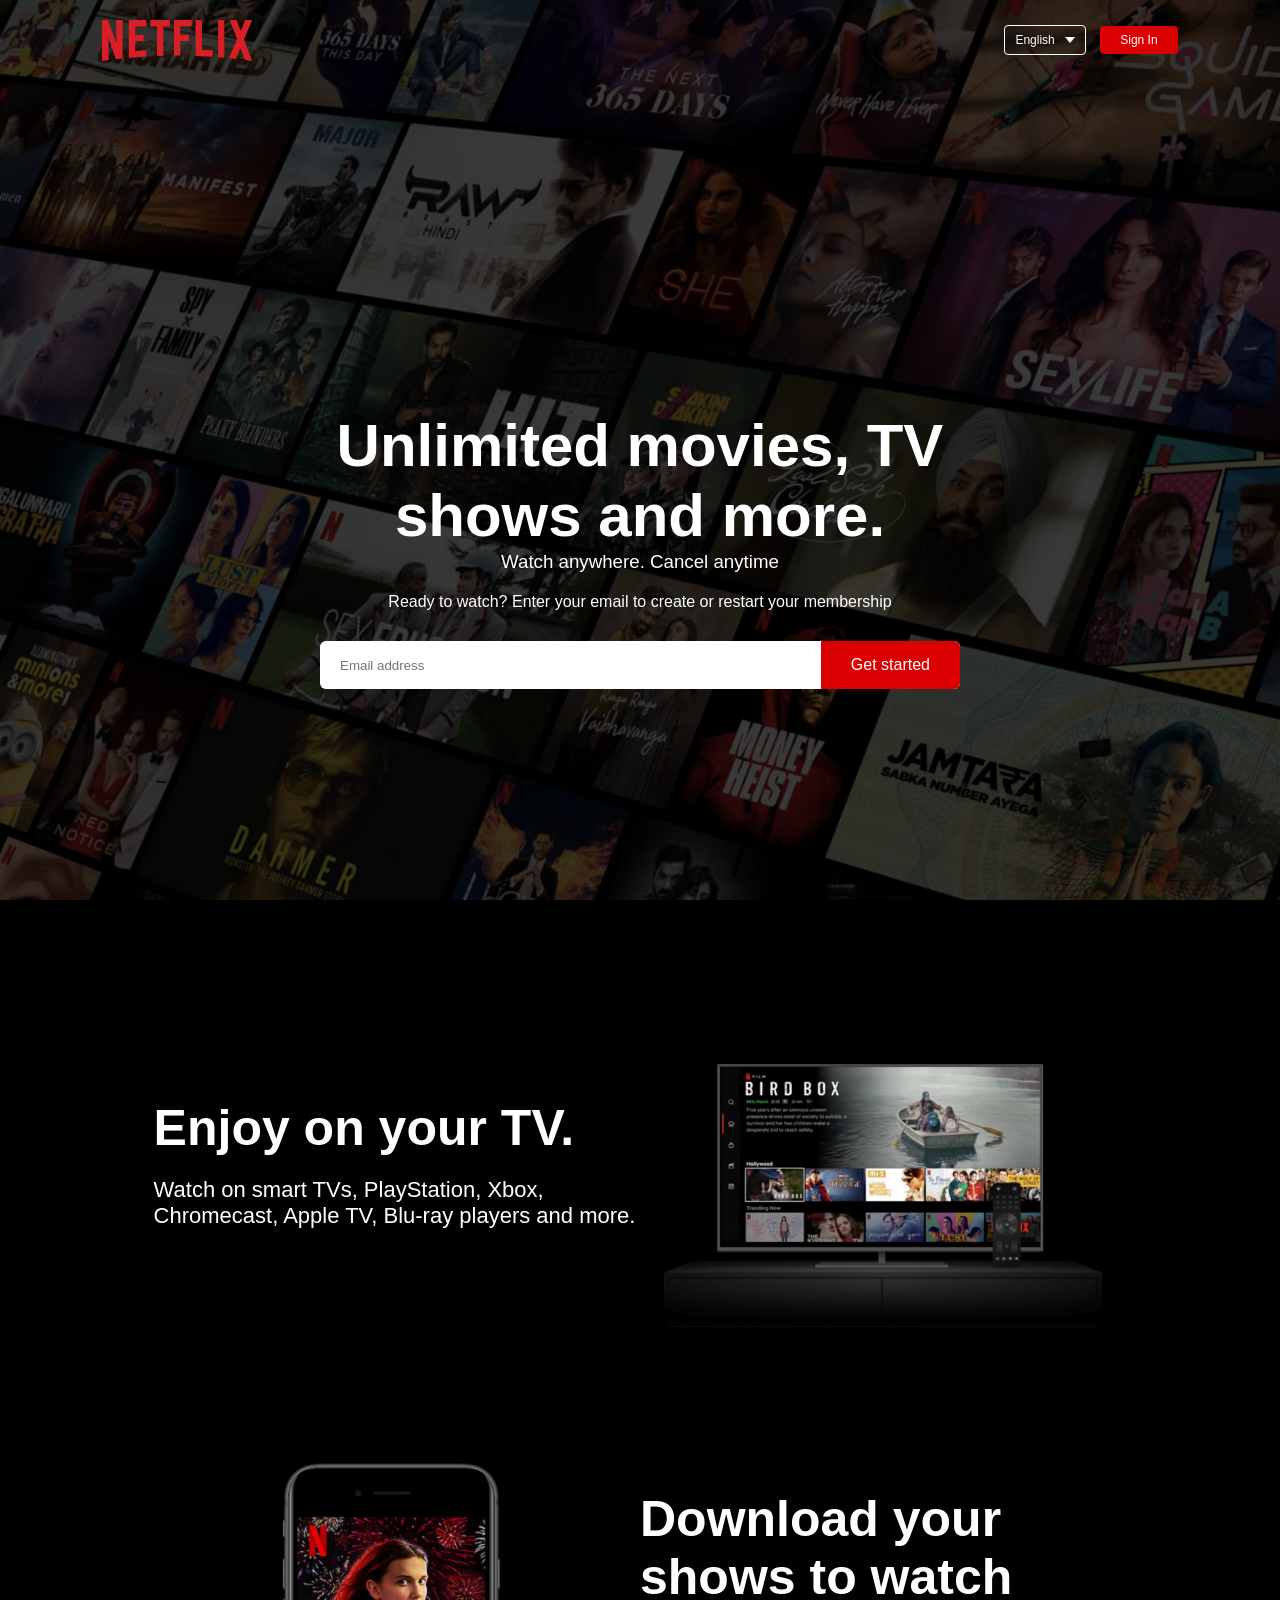
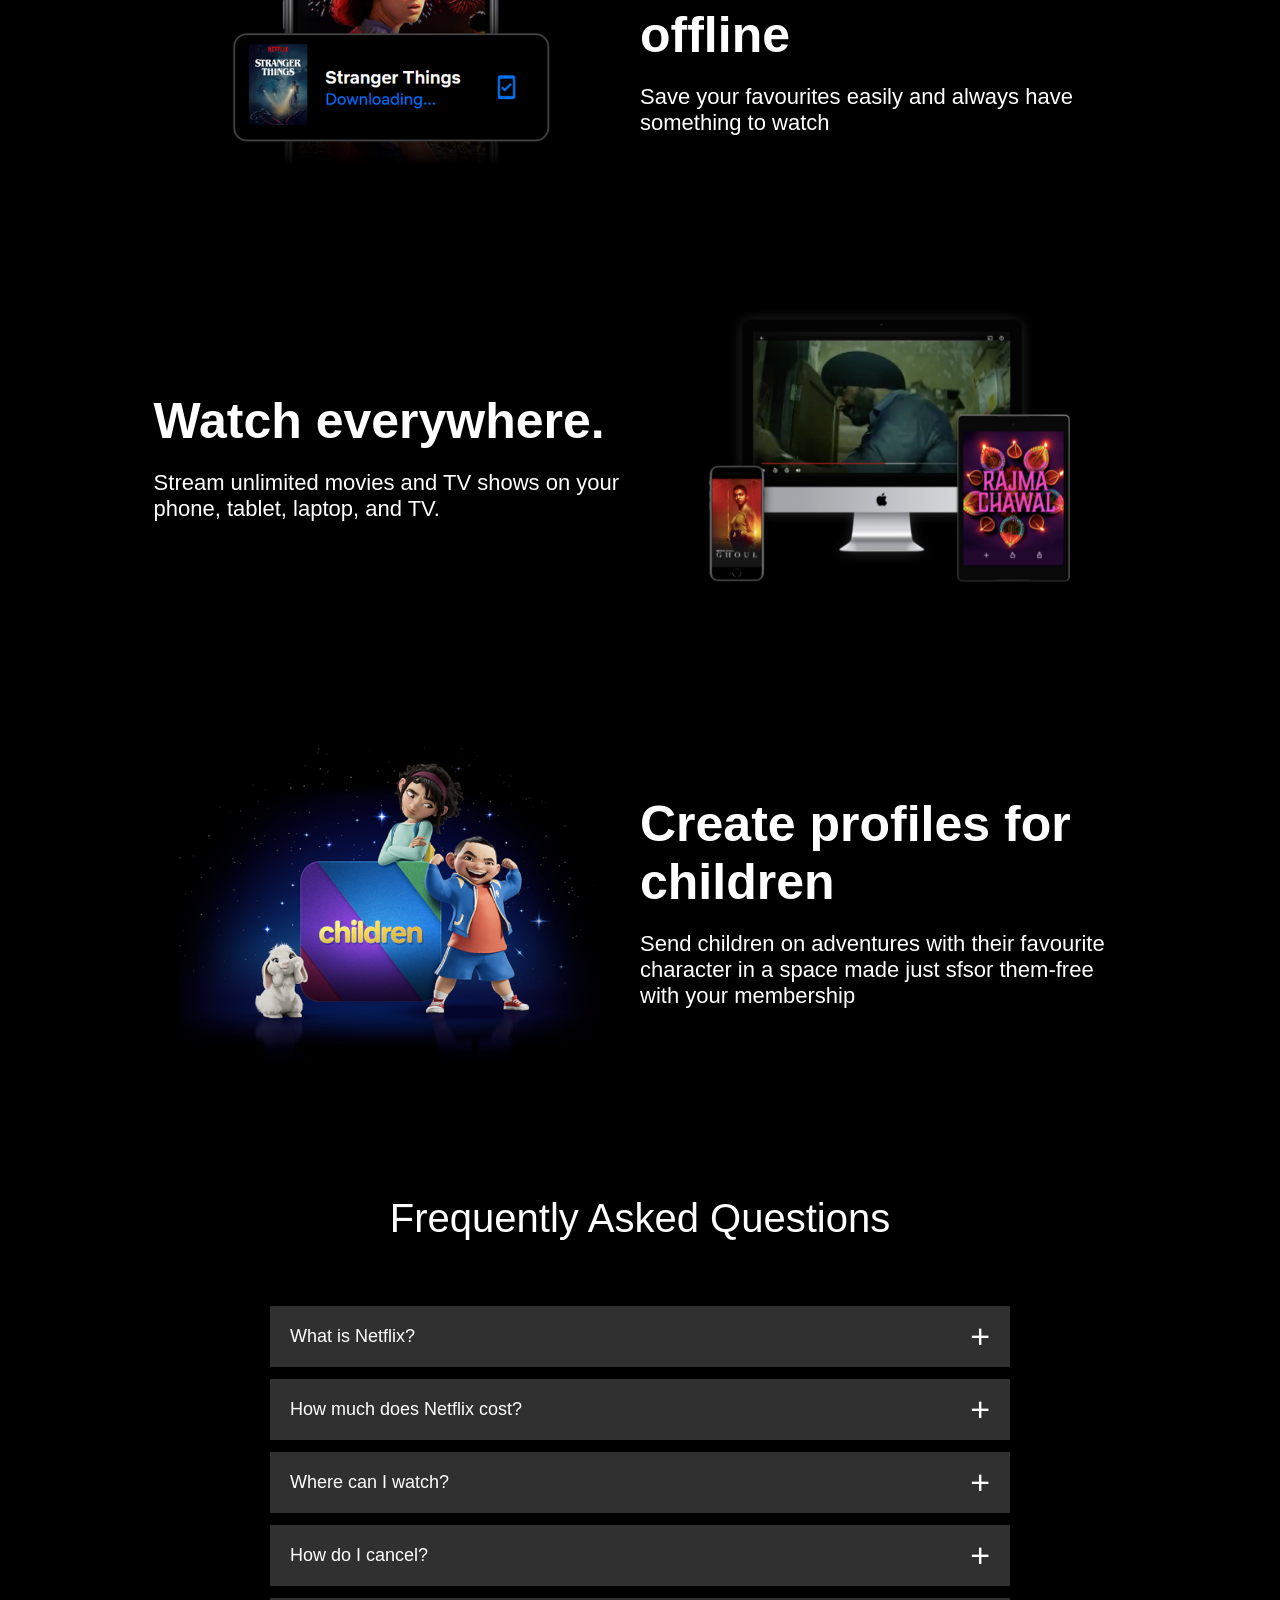
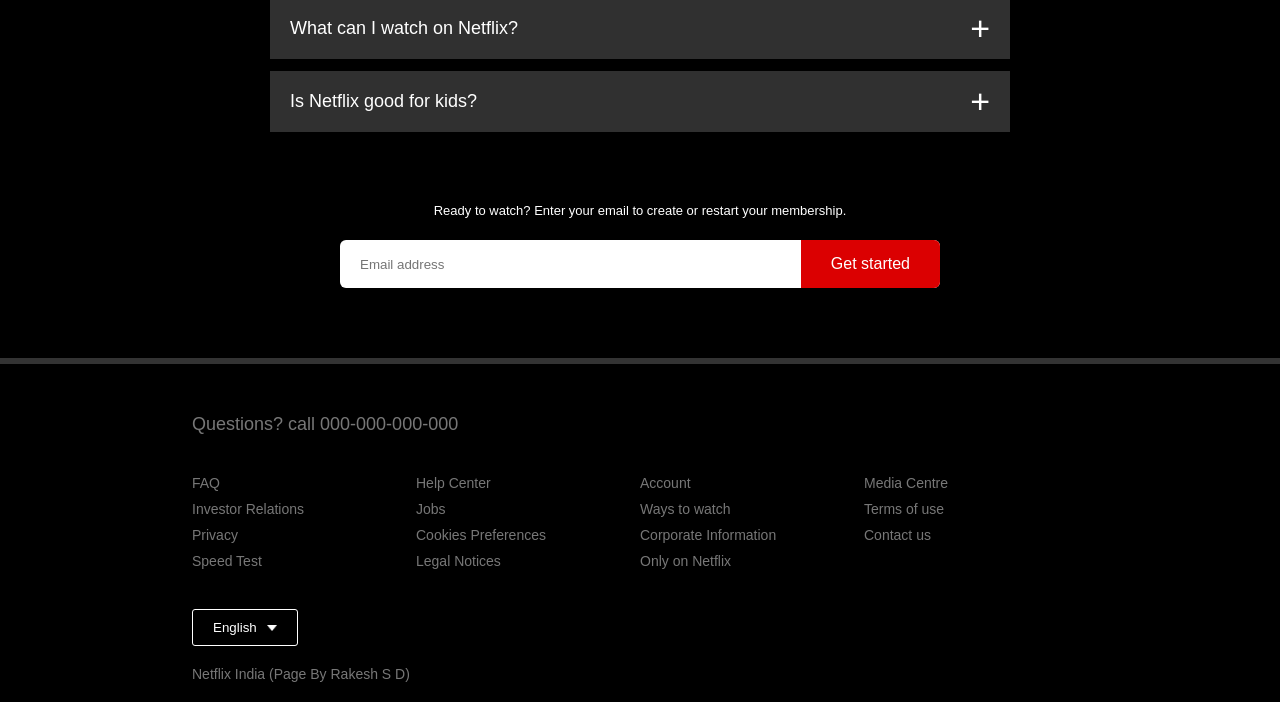
<file: index.html>
<!DOCTYPE html>
<html lang="en">
  <head>
    <meta charset="UTF-8" />
    <meta http-equiv="X-UA-Compatible" content="IE=edge" />
    <meta name="viewport" content="width=device-width, initial-scale=1.0" />
    <meta name="google-site-verification" content="dQomCiIsS7UJ1uNYQ6RwWwvScYBw8L4tCJL1VVww8fQ" />
    <link rel="stylesheet" href="style.css" />
    <title>Document</title>
  </head>
  <body>
    <div class="header">
      <nav>
        <img src="images/logo.png" alt="logo" class="logo" />
        <div>
          <button class="language-btn">
            English <img src="images/down-icon.png" alt="" />
          </button>
          <button>Sign In</button>
        </div>
      </nav>
      <div class="header-content">
        <h1>Unlimited movies, TV shows and more.</h1>
        <h3>Watch anywhere. Cancel anytime</h3>
        <p>
          Ready to watch? Enter your email to create or restart your membership
        </p>
        <form class="email-signup">
          <input type="email" placeholder="Email address" required />
          <button type="submit">Get started</button>
        </form>
      </div>
    </div>

    <div class="features">
      <div class="row">
        <div class="text-col">
          <h2>Enjoy on your TV.</h2>
          <p>
            Watch on smart TVs, PlayStation, Xbox, Chromecast, Apple TV, Blu-ray
            players and more.
          </p>
        </div>
        <div class="img-col">
          <img src="images/feature-1.png" alt="" />
        </div>
      </div>
      <div class="row">
        <div class="img-col">
          <img src="images/feature-2.png" alt="" />
        </div>
        <div class="text-col">
          <h2>Download your shows to watch offline</h2>
          <p>Save your favourites easily and always have something to watch</p>
        </div>
      </div>
      <div class="row">
        <div class="text-col">
          <h2>Watch everywhere.</h2>
          <p>
            Stream unlimited movies and TV shows on your phone, tablet, laptop,
            and TV.
          </p>
        </div>
        <div class="img-col">
          <img src="images/feature-3.png" alt="" />
        </div>
      </div>
      <div class="row">
        <div class="img-col">
          <img src="images/feature-4.png" alt="" />
        </div>
        <div class="text-col">
          <h2>Create profiles for children</h2>
          <p>
            Send children on adventures with their favourite character in a
            space made just sfsor them-free with your membership
          </p>
        </div>
      </div>
    </div>

    <div class="faq">
      <h2>Frequently Asked Questions</h2>
      <ul class="accordion">
        <li>
          <input type="radio" name="accordion" id="first" />
          <label for="first">What is Netflix?</label>
          <div class="content">
            <p>
              Lorem ipsum, dolor sit amet consectetur adipisicing elit. Deleniti
              minima eos suscipit sunt distinctio animi molestias, error esse
              saepe necessitatibus nihil corporis magni nostrum autem nemo,
              possimus nam numquam repellendus cum. Eaque, labore? Molestiae qui
              veniam necessitatibus, delectus eveniet unde?
            </p>
          </div>
        </li>
        <li>
          <input type="radio" name="accordion" id="second" />
          <label for="second">How much does Netflix cost?</label>
          <div class="content">
            <p>
              Lorem ipsum, dolor sit amet consectetur adipisicing elit. Deleniti
              minima eos suscipit sunt distinctio animi molestias, error esse
              saepe necessitatibus nihil corporis magni nostrum autem nemo,
              possimus nam numquam repellendus cum. Eaque, labore? Molestiae qui
              veniam necessitatibus, delectus eveniet unde?
            </p>
          </div>
        </li>
        <li>
          <input type="radio" name="accordion" id="third" />
          <label for="third">Where can I watch?</label>
          <div class="content">
            <p>
              Lorem ipsum, dolor sit amet consectetur adipisicing elit. Deleniti
              minima eos suscipit sunt distinctio animi molestias, error esse
              saepe necessitatibus nihil corporis magni nostrum autem nemo,
              possimus nam numquam repellendus cum. Eaque, labore? Molestiae qui
              veniam necessitatibus, delectus eveniet unde?
            </p>
          </div>
        </li>
        <li>
          <input type="radio" name="accordion" id="fourth" />
          <label for="fourth">How do I cancel?</label>
          <div class="content">
            <p>
              Lorem ipsum, dolor sit amet consectetur adipisicing elit. Deleniti
              minima eos suscipit sunt distinctio animi molestias, error esse
              saepe necessitatibus nihil corporis magni nostrum autem nemo,
              possimus nam numquam repellendus cum. Eaque, labore? Molestiae qui
              veniam necessitatibus, delectus eveniet unde?
            </p>
          </div>
        </li>
        <li>
          <input type="radio" name="accordion" id="fifth" />
          <label for="fifth">What can I watch on Netflix?</label>
          <div class="content">
            <p>
              Lorem ipsum, dolor sit amet consectetur adipisicing elit. Deleniti
              minima eos suscipit sunt distinctio animi molestias, error esse
              saepe necessitatibus nihil corporis magni nostrum autem nemo,
              possimus nam numquam repellendus cum. Eaque, labore? Molestiae qui
              veniam necessitatibus, delectus eveniet unde?
            </p>
          </div>
        </li>
        <li>
          <input type="radio" name="accordion" id="sixth" />
          <label for="sixth">Is Netflix good for kids?</label>
          <div class="content">
            <p>
              Lorem ipsum, dolor sit amet consectetur adipisicing elit. Deleniti
              minima eos suscipit sunt distinctio animi molestias, error esse
              saepe necessitatibus nihil corporis magni nostrum autem nemo,
              possimus nam numquam repellendus cum. Eaque, labore? Molestiae qui
              veniam necessitatibus, delectus eveniet unde?
            </p>
          </div>
        </li>
      </ul>
      <small>Ready to watch? Enter your email to create or restart your
        membership.</small>
      <form class="email-signup">
        <input type="email" placeholder="Email address" required>
        <button type="submit">Get started</button>
      </form>
    </div>

    <div class="footer">
      <h2>Questions? call 000-000-000-000</h2>

      <div class="row">
        <div class="col">
          <a href="#">FAQ</a>
          <a href="#">Investor Relations</a>
          <a href="#">Privacy</a>
          <a href="#">Speed Test</a>
        </div>
        <div class="col">
          <a href="#">Help Center</a>
          <a href="#">Jobs</a>
          <a href="#">Cookies Preferences</a>
          <a href="#">Legal Notices</a>
        </div>
        <div class="col">
          <a href="#">Account</a>
          <a href="#">Ways to watch</a>
          <a href="#">Corporate Information</a>
          <a href="#">Only on Netflix</a>
        </div>
        <div class="col">
          <a href="#">Media Centre</a>
          <a href="#">Terms of use</a>
          <a href="#">Contact us</a>
        </div>
      </div>
      <button class="language-btn">
        English <img src="images/down-icon.png" alt="" />
      </button>
      <p class="copyright-txt">Netflix India (Page By Rakesh S D)</p>
    </div>
  </body>
</html>
</file>
<file: style.css>
* {
  margin: 0;
  padding: 0;
  font-family: "Poppins", sans-serif;
  box-sizing: border-box;
}

body {
  background-color: black;
  color: #fff;
}

.header {
  width: 100%;
  height: 100vh;
  background-image: linear-gradient(rgba(0, 0, 0, 0.7), rgba(0, 0, 0, 0.7)),
    url(images/header-image.png);
  background-size: cover;
  background-position: center;
  padding: 10px 8%;
  position: relative;
}

nav {
  display: flex;
  align-items: center;
  justify-content: space-between;
  padding: 10px 0;
}

.logo {
  width: 150px;
  cursor: pointer;
}

nav button {
  border: 0;
  outline: 0;
  background-color: #db0001;
  color: #fff;
  padding: 7px 20px;
  font-size: 12px;
  border-radius: 4px;
  margin-left: 10px;
  cursor: pointer;
}

.language-btn {
  display: inline-flex;
  align-items: center;
  background-color: transparent;
  border: 1px solid #fff;
  padding: 7px 10px;
}

.language-btn img {
  width: 10px;
  margin-left: 10px;
}

.header-content {
  position: absolute;
  top: 50%;
  left: 50%;
  transform: translate(-50%, -50%);
  text-align: center;
  margin-top: 100px;
}

.header-content h1 {
  font-size: 60px;
  line-height: 70px;
  font-weight: 600;
  max-width: 650px;
}

.header-content h3 {
  font-weight: 400;
  margin-bottom: 20px;
}

.email-signup {
  background-color: #fff;
  border-radius: 6px;
  display: flex;
  align-items: center;
  margin-top: 30px;
  overflow: hidden;
}

.email-signup input {
  flex: 1;
  border: 0;
  outline: 0;
  margin-left: 20px;
}

.email-signup button {
  background-color: #db0001;
  border: 0;
  outline: 0;
  color: #fff;
  font-size: 16px;
  cursor: pointer;
  padding: 15px 30px;
}

/* features */

.features {
  padding: 50px 12%;
  font-size: 22px;
}

.row {
  display: flex;
  width: 100%;
  align-items: center;
  flex-wrap: wrap;
  padding: 50px 0;
}

.text-col {
  flex-basis: 50%;
  margin-bottom: 20px;
 
}

.img-col {
  flex-basis: 50%;
  margin-bottom: 20px;
}

.img-col img {
  display: block;
  width: 90%;
  margin: auto;
}

.features h2 {
  font-size: 50px;
  font-weight: 600;
  margin-bottom: 20px;
}

/* FAQ */
.faq {
  padding: 10px 12%;
  text-align: center;
  font-size: 18px;
}

.faq h2 {
  font-weight: 500;
  font-size: 40px;
}

.accordion {
  margin: 60px auto;
  width: 100%;
  max-width: 750px;
}

.accordion li {
  list-style: none;
  width: 100%;
  padding: 5px;
}

.accordion li label {
  display: flex;
  align-items: center;
  padding: 20px;
  font-size: 18px;
  font-weight: 500;
  background-color: #303030;
  margin-bottom: 2px;
  cursor: pointer;
  position: relative;
}

label::after {
  content: "+";
  font-size: 34px;
  position: absolute;
  right: 20px;
  transition: transform 0.5s;
}

input[type="radio"] {
  display: none;
}

.accordion .content {
  background-color: #303030;
  text-align: left;
  padding: 0 20px;
  max-height: 0;
  overflow: hidden;
  transition: max-height 0.5s, padding 0.5s;
}

.accordion input[type="radio"]:checked + label + .content {
  max-height: 600px;
  padding: 30px 20px;
}

.accordion input[type="radio"]:checked + label::after {
  transform: rotate(135deg);
}

.faq .email-signup {
  max-width: 600px;
  margin: 20px auto 60px;
}

.faq small {
  font-size: 13px;
}

/* Footer */
.footer {
  padding: 50px 15% 10px;
  border-top: 6px solid #333;
  color: #777;
}

.footer h2 {
  font-size: 18px;
  font-weight: 400;
  margin-bottom: 30px;
}

.footer .col {
  flex-basis: 25%;
  flex-grow: 1;
  margin-bottom: 20px;
}

.footer .col a {
  display: block;
  text-decoration: none;
  color: #777;
  font-size: 14px;
  margin-bottom: 10px;
}

.footer .row {
  align-items: flex-start;
  padding: 10px 0;
}

.footer .language-btn {
  color: #fff;
  padding: 10px 20px;
  border-radius: 3px;
}

.copyright-txt {
  font-size: 14px;
  margin-top: 20px;
  margin-bottom: 10px;
}

/* Media queries for small screen */
@media only screen and (max-width: 600px) {
  .logo {
    width: 100px;
  }
  nav button {
    padding: 5px 10px;
  }
  nav .language-btn {
    padding: 4px 8px;
  }
  .header-content {
    position: unset;
    transform: none;
    padding-top: 50px;
  }
  .header-content h1 {
    font-size: 30px;
  }
  .email-signup button {
    font-size: 12px;
    padding: 10px 15px;
  }
  .text-col,
  .img-col {
    flex-basis: 100%;
    padding-top: 30px;
  }
  .features h2 {
    font-size: 30px;
  }
  .features p {
    font-size: 15px;
  }
  .row:nth-child(2),
  .row:nth-child(4) {
    flex-direction: column-reverse;
  }
  .features .row {
    padding: 10px 0px;
  }
  .faq h2 {
    font-size: 20px;
  }
  .accordion .content {
    font-size: 14px;
  }
  .accordion li label {
    padding: 10px;
    font-size: 14px;
  }
  label::after {
    font-size: 22px;
  }
}
</file>
